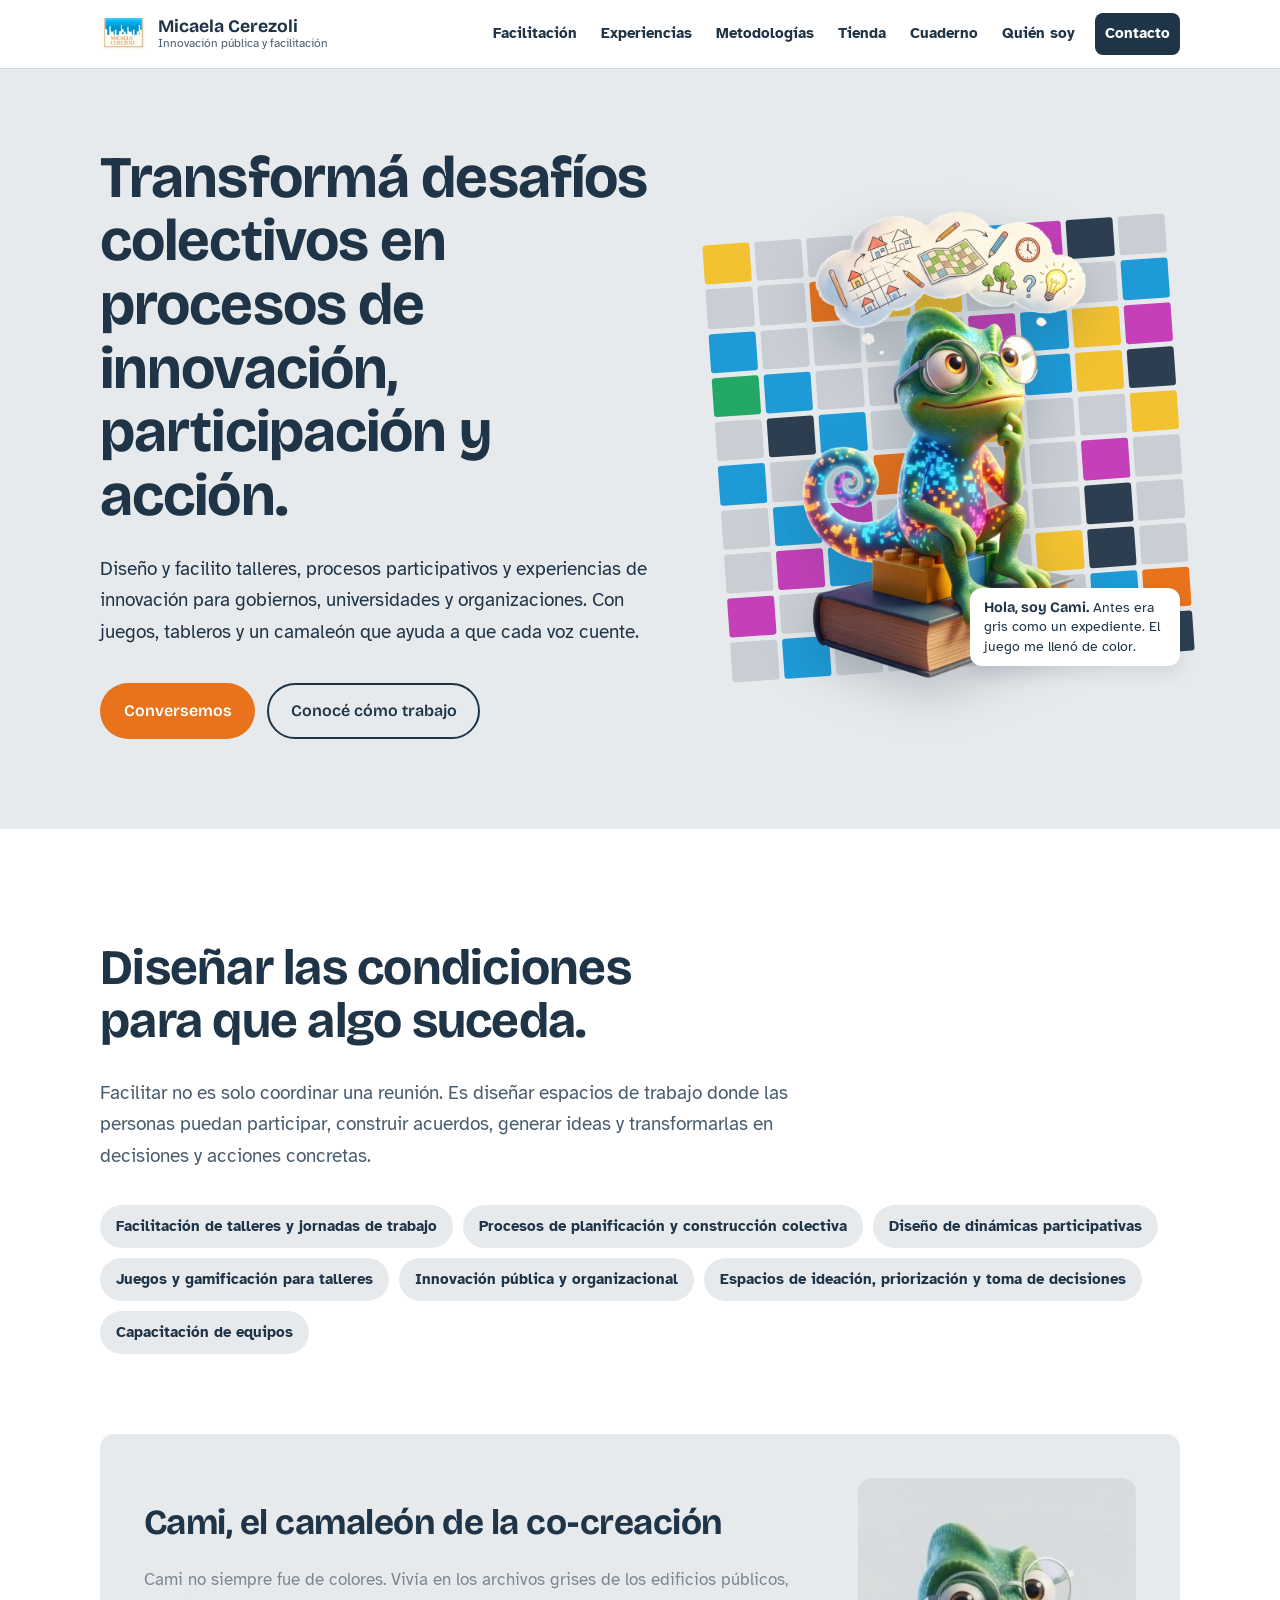
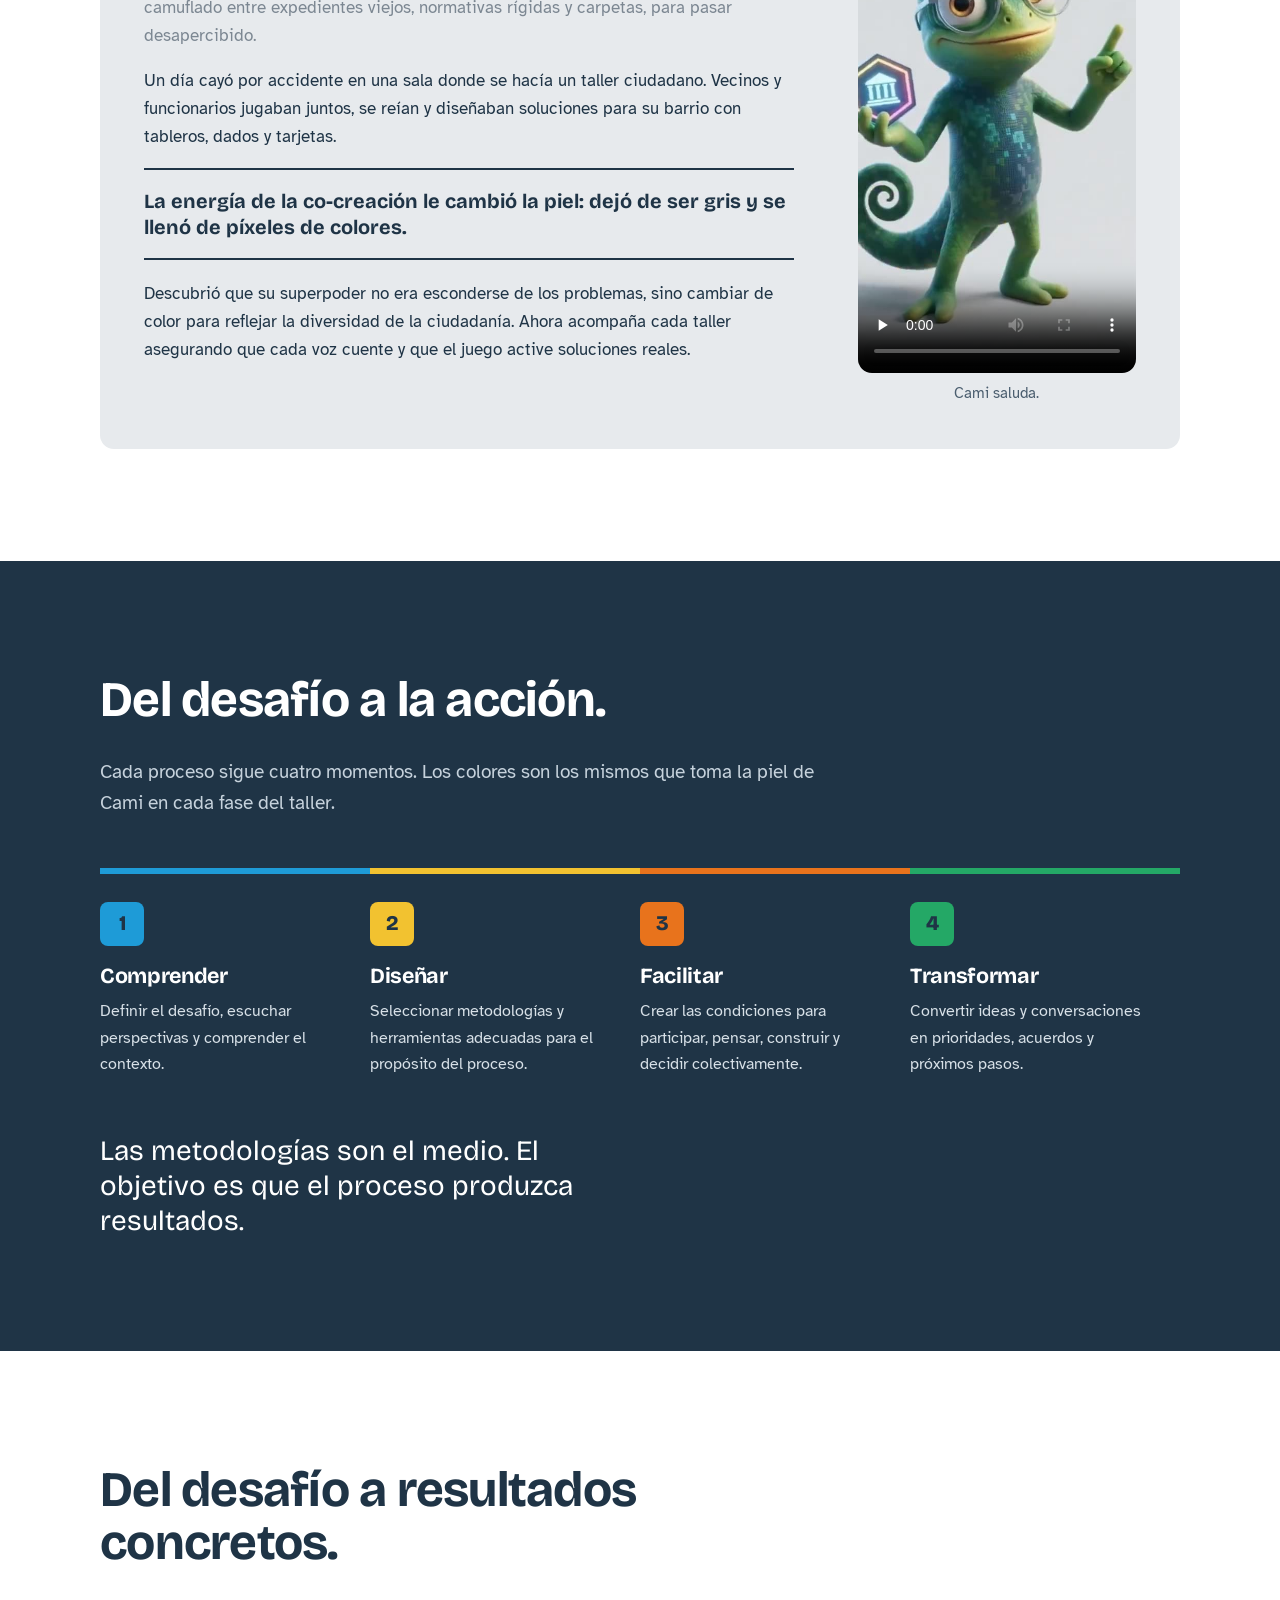
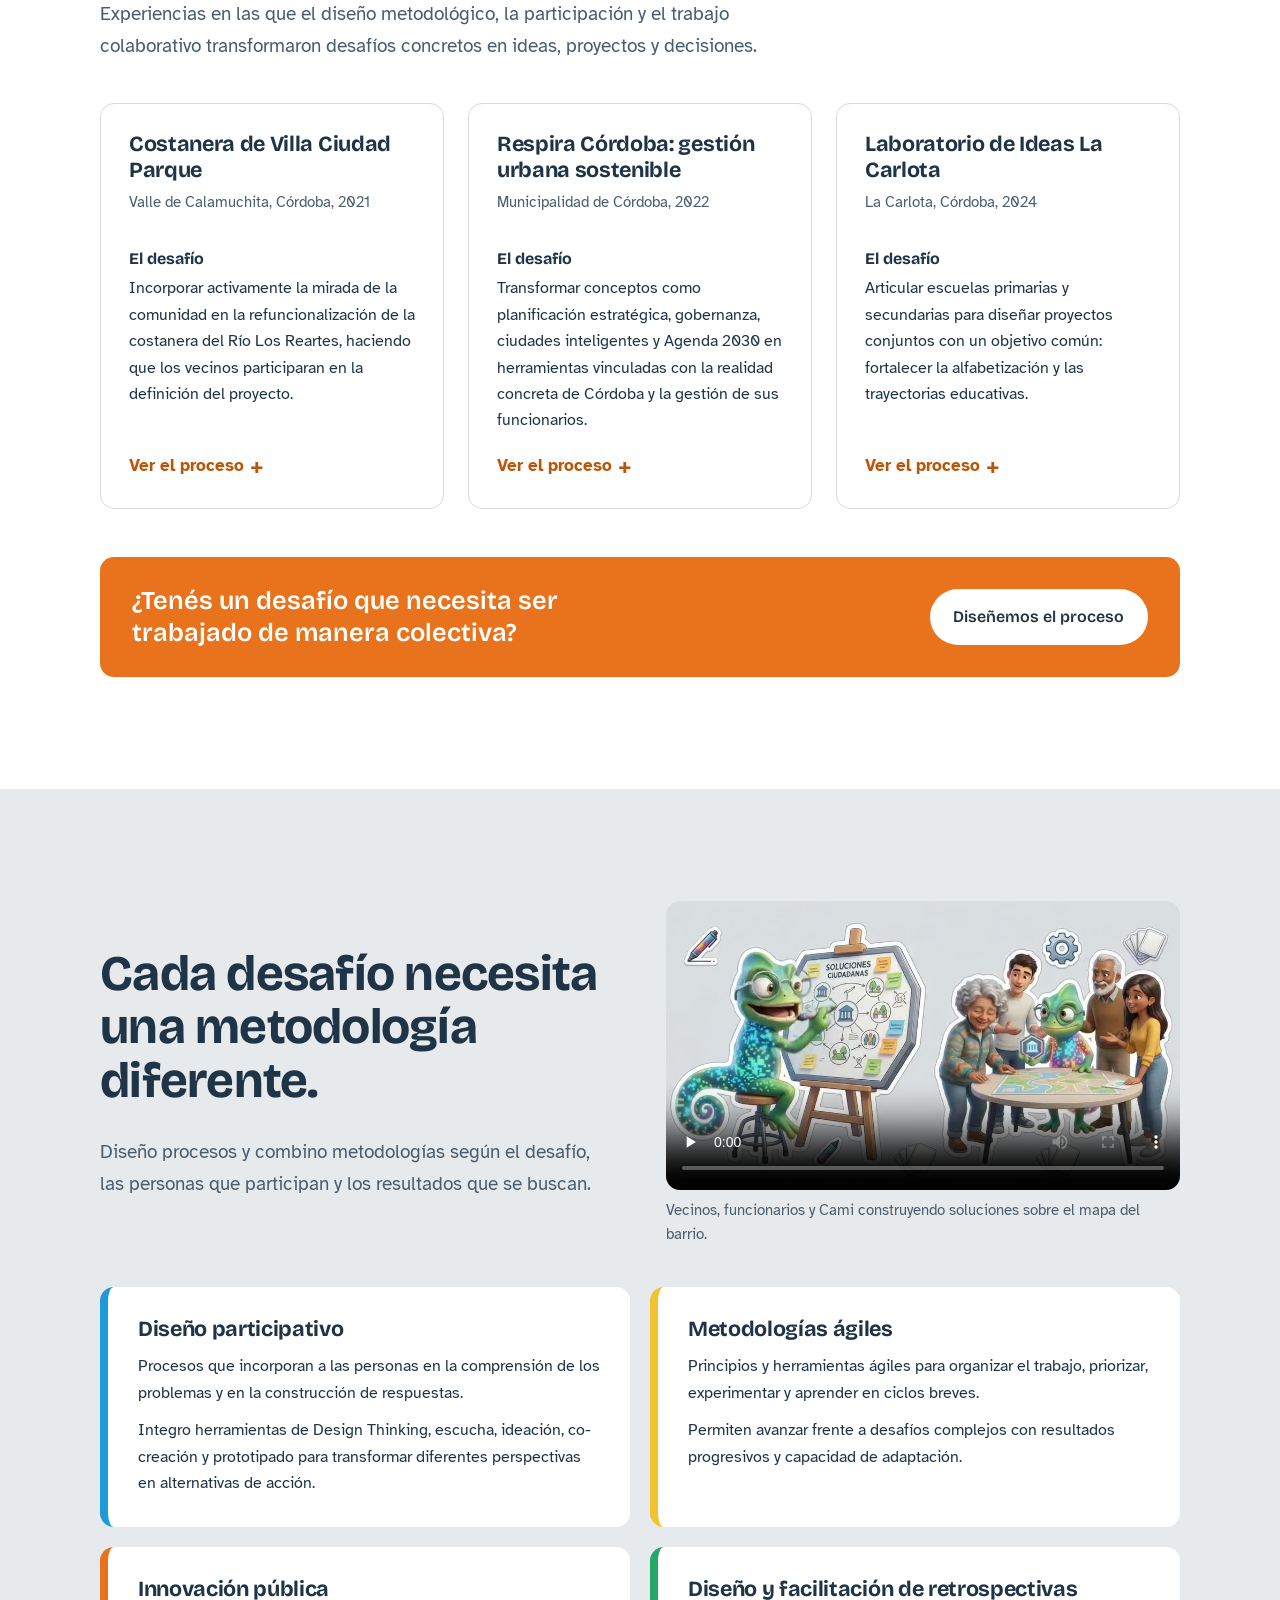
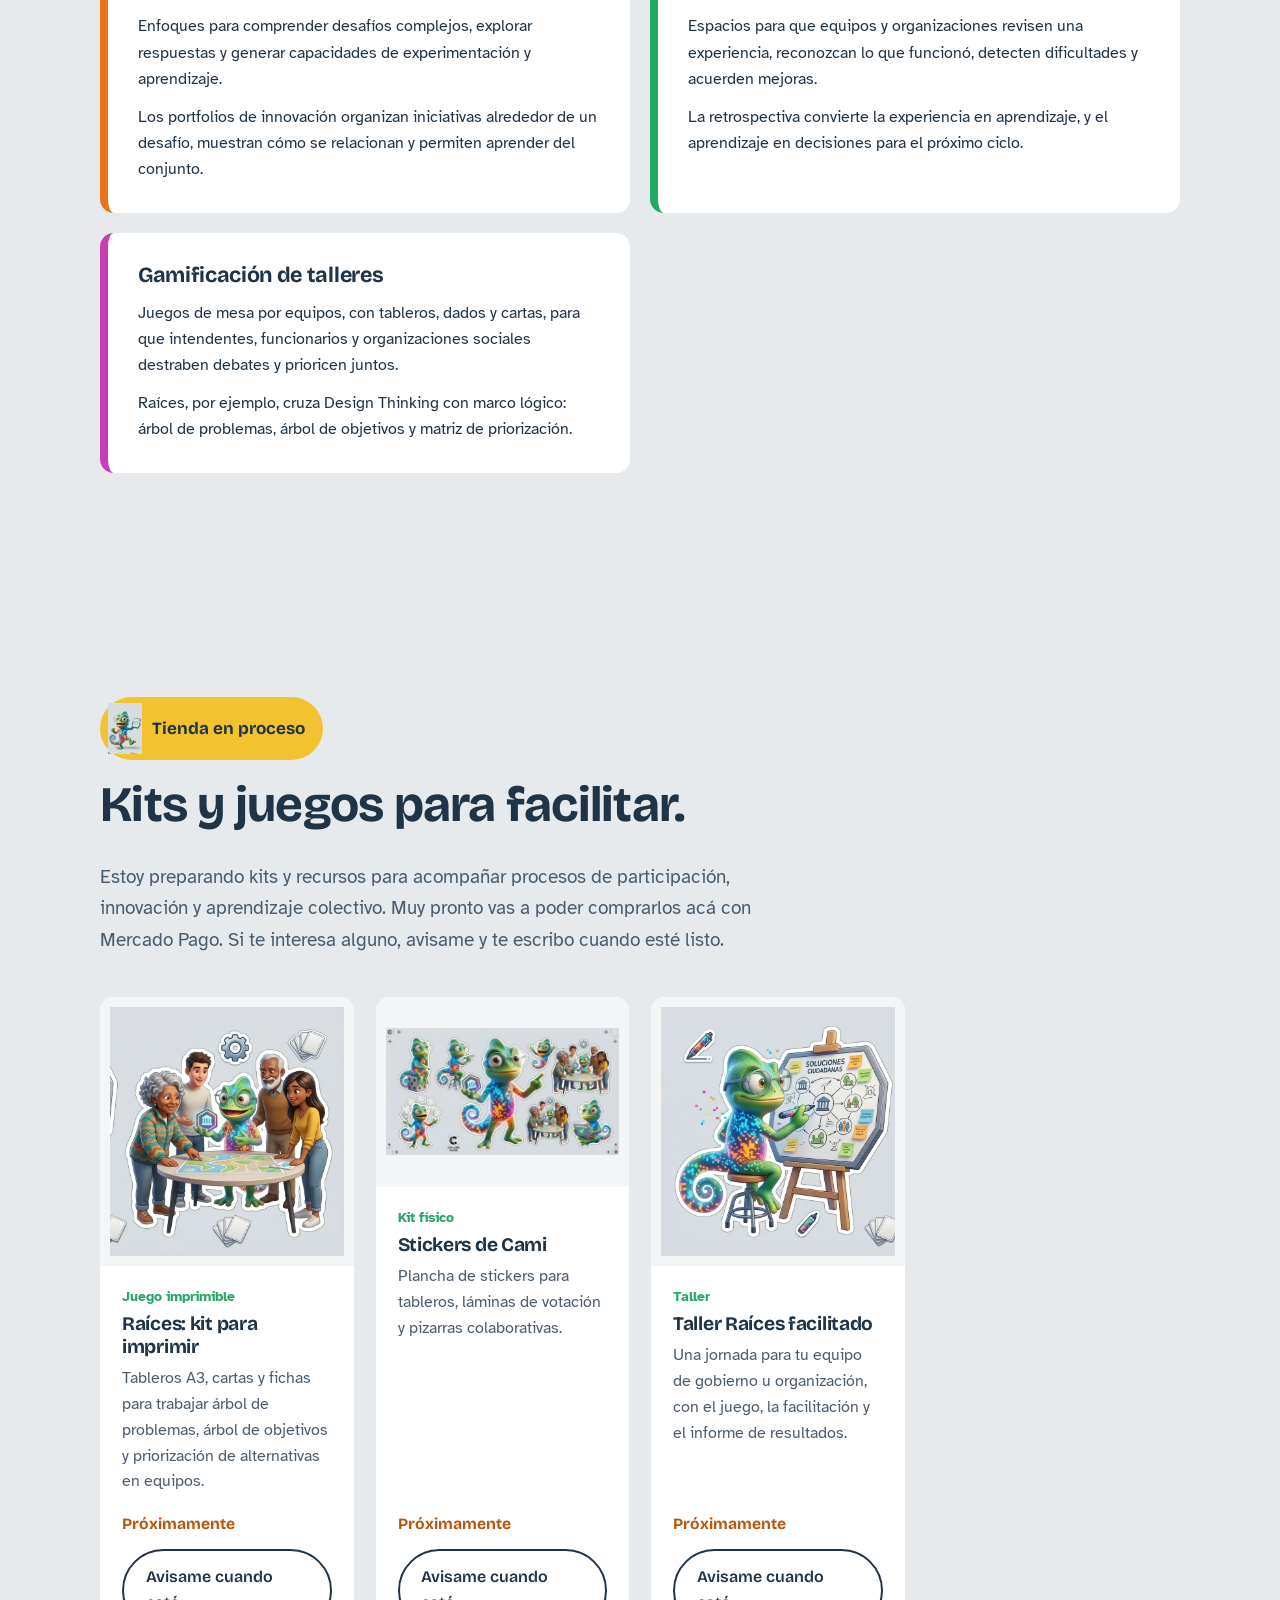
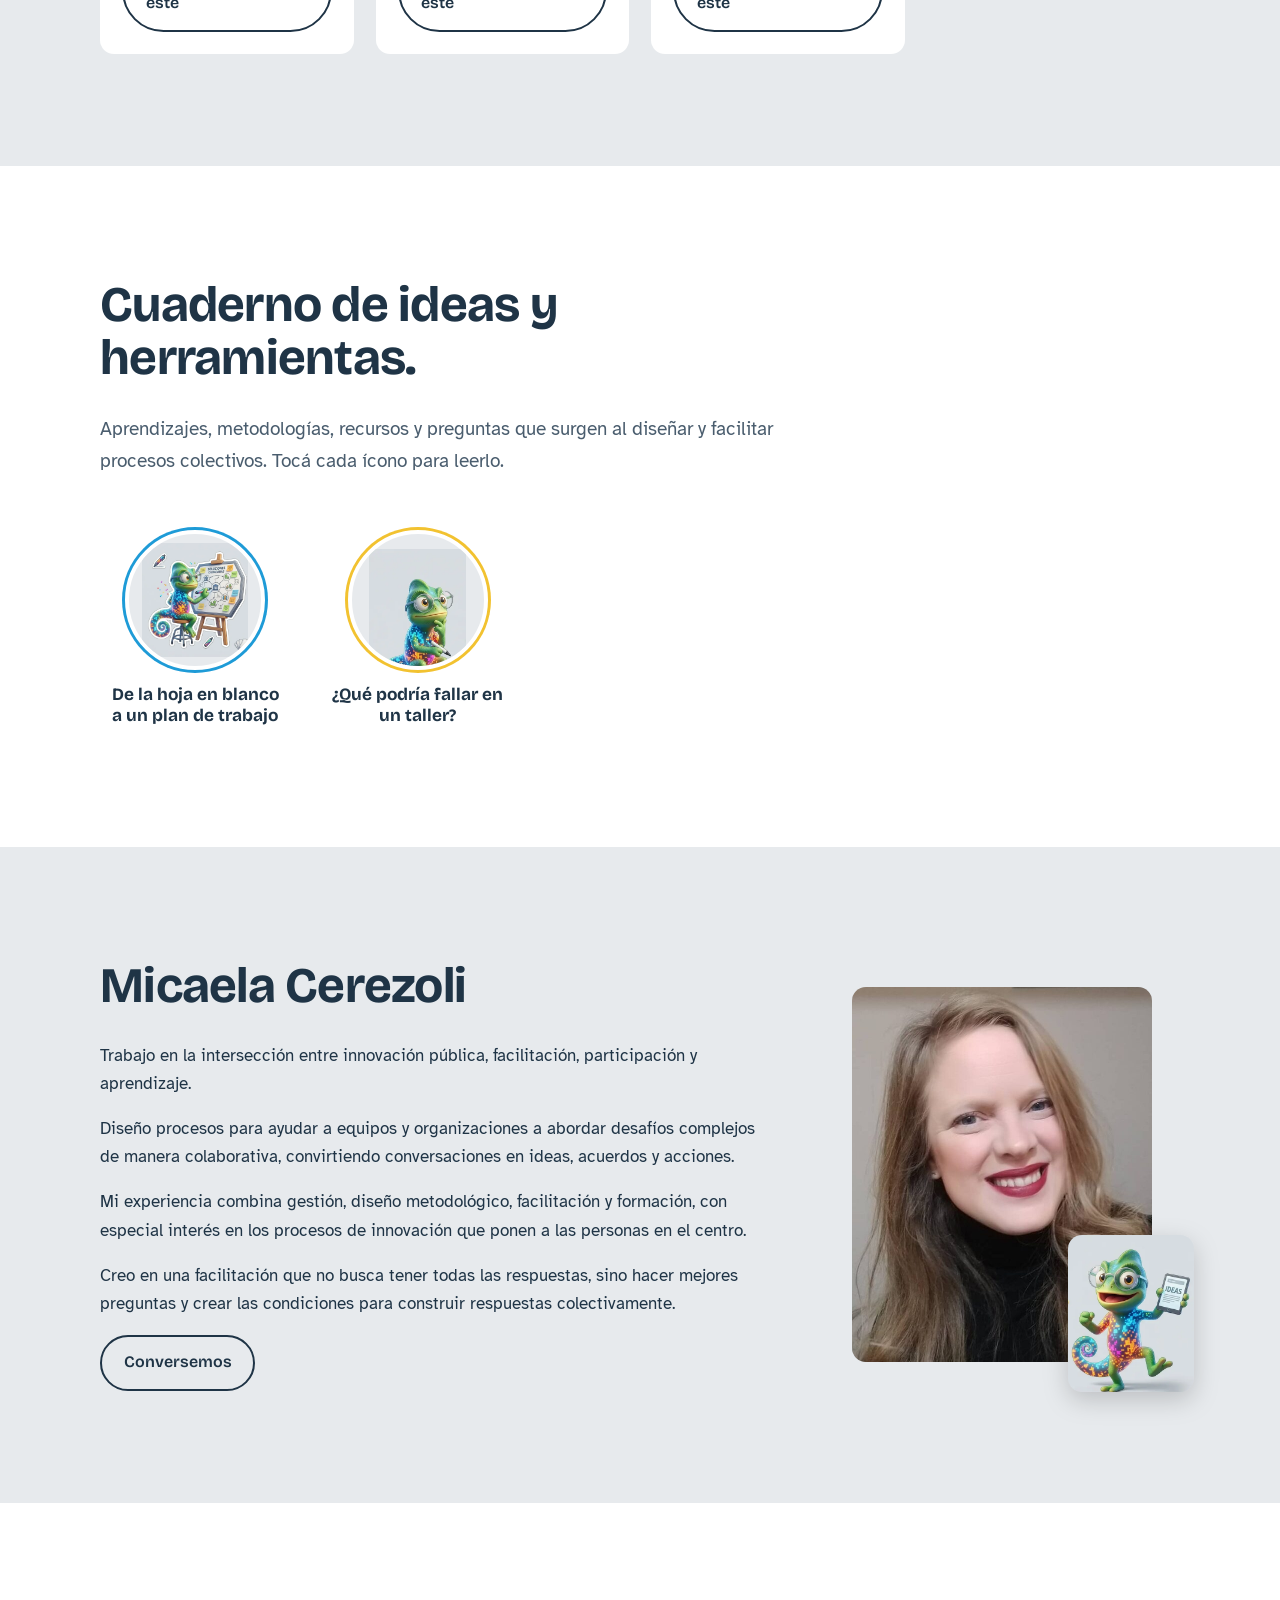
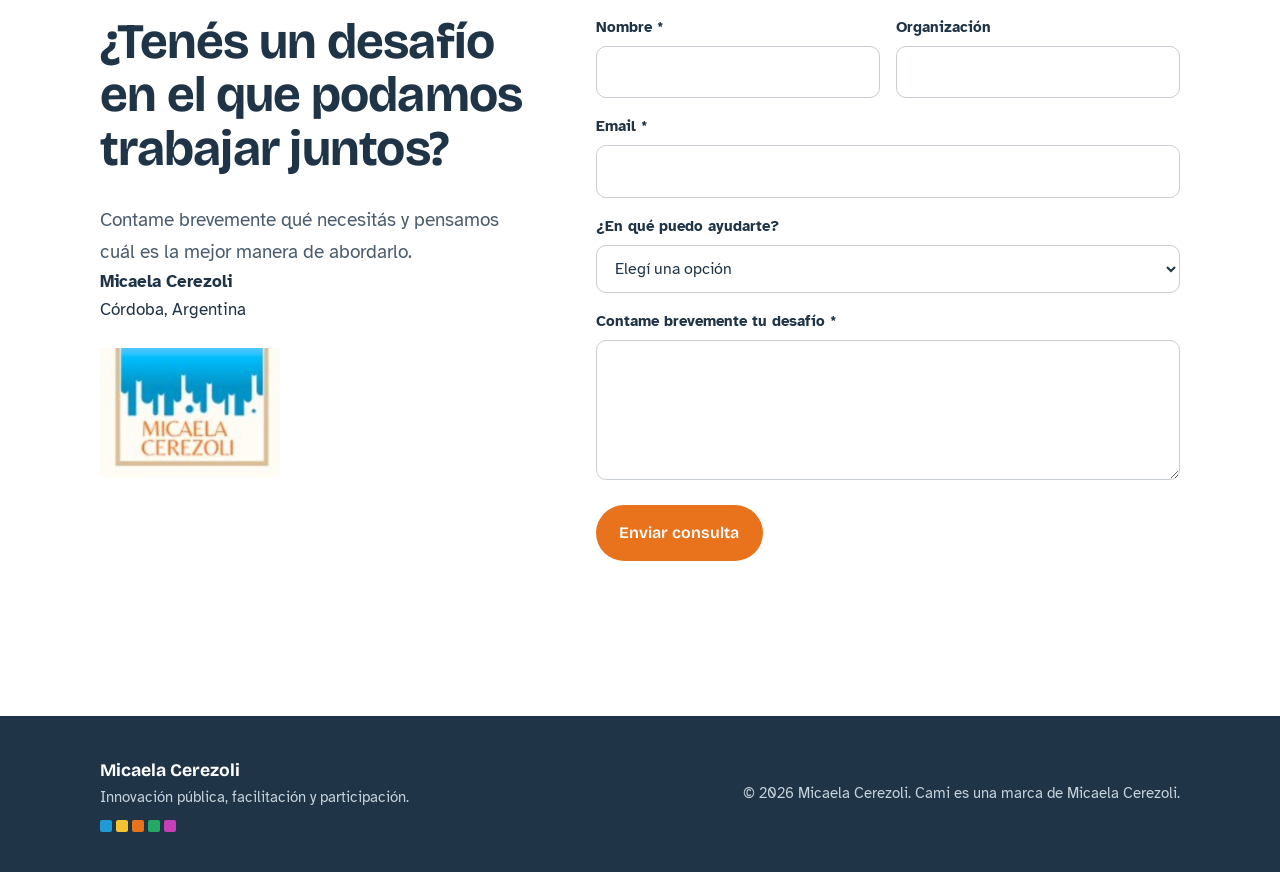
<file: index.html>
<!DOCTYPE html>
<html lang="es-AR">
<head>
<meta charset="UTF-8">
<meta name="viewport" content="width=device-width, initial-scale=1">
<title>Micaela Cerezoli | Innovación Pública y Facilitación</title>
<meta name="description" content="Micaela Cerezoli diseña y facilita talleres, procesos participativos y juegos de innovación pública para gobiernos, universidades y organizaciones. Córdoba, Argentina.">
<meta name="author" content="Micaela Cerezoli">
<meta name="theme-color" content="#1F3446">
<link rel="canonical" href="https://micaelacerezoli.github.io/">

<!-- Vista previa al compartir en redes y WhatsApp -->
<meta property="og:type" content="website">
<meta property="og:locale" content="es_AR">
<meta property="og:site_name" content="Micaela Cerezoli">
<meta property="og:title" content="Micaela Cerezoli | Innovación Pública y Facilitación">
<meta property="og:description" content="Talleres, procesos participativos y juegos para innovar en lo público. Conocé a Cami, el camaleón de la co-creación.">
<meta property="og:url" content="https://micaelacerezoli.github.io/">
<meta property="og:image" content="https://micaelacerezoli.github.io/img/og-cami.jpg">
<meta property="og:image:width" content="1200">
<meta property="og:image:height" content="630">
<meta name="twitter:card" content="summary_large_image">

<link rel="icon" type="image/png" href="img/favicon.png">
<link rel="apple-touch-icon" href="img/apple-touch-icon.png">

<link rel="preconnect" href="https://fonts.googleapis.com">
<link rel="preconnect" href="https://fonts.gstatic.com" crossorigin>
<link href="https://fonts.googleapis.com/css2?family=Atkinson+Hyperlegible:ital,wght@0,400;0,700;1,400&family=Bricolage+Grotesque:opsz,wght@12..96,500;12..96,600;12..96,700;12..96,800&display=swap" rel="stylesheet">
<link rel="stylesheet" href="css/styles.css">

<!-- Datos para Google -->
<script type="application/ld+json">
{
  "@context":"https://schema.org",
  "@type":"ProfessionalService",
  "name":"Micaela Cerezoli · Innovación Pública y Facilitación",
  "url":"https://micaelacerezoli.github.io/",
  "image":"https://micaelacerezoli.github.io/img/og-cami.jpg",
  "logo":"https://micaelacerezoli.github.io/img/logo-micaela-cerezoli.jpg",
  "description":"Diseño y facilitación de talleres, procesos participativos, juegos y kits de innovación pública para gobiernos, universidades y organizaciones.",
  "areaServed":"Argentina",
  "address":{"@type":"PostalAddress","addressLocality":"Córdoba","addressCountry":"AR"},
  "founder":{"@type":"Person","name":"Micaela Cerezoli","jobTitle":"Facilitadora en innovación pública"},
  "knowsAbout":["Innovación pública","Facilitación de talleres","Participación ciudadana","Design Thinking","Metodologías ágiles","Gamificación"]
}
</script>
</head>

<body>
<a class="skip" href="#principal">Saltar al contenido</a>

<header class="header">
  <div class="wrap nav">
    <a class="marca" href="#inicio">
      <img src="img/logo-micaela-cerezoli.jpg" alt="" width="46" height="46">
      <span>Micaela Cerezoli<small>Innovación pública y facilitación</small></span>
    </a>
    <button class="menu-btn" aria-expanded="false" aria-controls="menu">Menú</button>
    <nav aria-label="Principal">
      <ul class="menu" id="menu">
        <li><a href="#facilitacion">Facilitación</a></li>
        <li><a href="#experiencias">Experiencias</a></li>
        <li><a href="#metodologias">Metodologías</a></li>
        <li><a href="#tienda">Tienda</a></li>
        <li><a href="#cuaderno">Cuaderno</a></li>
        <li><a href="#quien-soy">Quién soy</a></li>
        <li><a class="menu-cta" href="#contacto">Contacto</a></li>
      </ul>
    </nav>
  </div>
</header>

<main id="principal">

<!-- ================= PORTADA ================= -->
<section id="inicio" class="hero">
  <div class="wrap hero-grid">
    <div>
      <h1>Transformá desafíos colectivos en procesos de innovación, participación y acción.</h1>
      <p class="lead">Diseño y facilito talleres, procesos participativos y experiencias de innovación para gobiernos, universidades y organizaciones. Con juegos, tableros y un camaleón que ayuda a que cada voz cuente.</p>
      <div class="hero-acciones">
        <a class="btn btn-naranja" href="#contacto">Conversemos</a>
        <a class="btn btn-linea" href="#facilitacion">Conocé cómo trabajo</a>
      </div>
    </div>
    <div class="hero-visual">
      <div class="pixeles" aria-hidden="true"></div>
      <img src="img/cami-pensando.webp" width="900" height="1205" alt="Cami, un camaleón verde con lentes redondos y piel de píxeles de colores, sentado sobre un libro pensando ideas para el barrio" fetchpriority="high">
      <p class="hero-nota"><strong>Hola, soy Cami.</strong> Antes era gris como un expediente. El juego me llenó de color.</p>
    </div>
  </div>
</section>

<!-- ================= FACILITACIÓN ================= -->
<section id="facilitacion">
  <div class="wrap">
    <h2>Diseñar las condiciones para que algo suceda.</h2>
    <p class="lead">Facilitar no es solo coordinar una reunión. Es diseñar espacios de trabajo donde las personas puedan participar, construir acuerdos, generar ideas y transformarlas en decisiones y acciones concretas.</p>
    <ul class="servicios">
      <li>Facilitación de talleres y jornadas de trabajo</li>
      <li>Procesos de planificación y construcción colectiva</li>
      <li>Diseño de dinámicas participativas</li>
      <li>Juegos y gamificación para talleres</li>
      <li>Innovación pública y organizacional</li>
      <li>Espacios de ideación, priorización y toma de decisiones</li>
      <li>Capacitación de equipos</li>
    </ul>

    <div id="cami" class="cami-bloque">
      <div class="historia">
        <h3>Cami, el camaleón de la co-creación</h3>
        <p class="gris">Cami no siempre fue de colores. Vivía en los archivos grises de los edificios públicos, camuflado entre expedientes viejos, normativas rígidas y carpetas, para pasar desapercibido.</p>
        <p>Un día cayó por accidente en una sala donde se hacía un taller ciudadano. Vecinos y funcionarios jugaban juntos, se reían y diseñaban soluciones para su barrio con tableros, dados y tarjetas.</p>
        <p class="cambio">La energía de la co-creación le cambió la piel: dejó de ser gris y se llenó de píxeles de colores.</p>
        <p>Descubrió que su superpoder no era esconderse de los problemas, sino cambiar de color para reflejar la diversidad de la ciudadanía. Ahora acompaña cada taller asegurando que cada voz cuente y que el juego active soluciones reales.</p>
      </div>
      <figure class="cami-saluda">
        <video src="video/cami-saluda.mp4" poster="video/cami-saluda-poster.jpg" controls playsinline preload="none" width="540" height="960" aria-label="Video: Cami saluda"></video>
        <figcaption>Cami saluda.</figcaption>
      </figure>
    </div>
  </div>
</section>

<!-- ================= RECORRIDO ================= -->
<section class="recorrido" aria-labelledby="t-recorrido">
  <div class="wrap">
    <h2 id="t-recorrido">Del desafío a la acción.</h2>
    <p class="lead">Cada proceso sigue cuatro momentos. Los colores son los mismos que toma la piel de Cami en cada fase del taller.</p>
    <ol class="pasos">
      <li class="paso" style="--c:var(--cielo)"><h3>Comprender</h3><p>Definir el desafío, escuchar perspectivas y comprender el contexto.</p></li>
      <li class="paso" style="--c:var(--amarillo)"><h3>Diseñar</h3><p>Seleccionar metodologías y herramientas adecuadas para el propósito del proceso.</p></li>
      <li class="paso" style="--c:var(--naranja)"><h3>Facilitar</h3><p>Crear las condiciones para participar, pensar, construir y decidir colectivamente.</p></li>
      <li class="paso" style="--c:var(--verde)"><h3>Transformar</h3><p>Convertir ideas y conversaciones en prioridades, acuerdos y próximos pasos.</p></li>
    </ol>
    <p class="cierre">Las metodologías son el medio. El objetivo es que el proceso produzca resultados.</p>
  </div>
</section>

<!-- ================= EXPERIENCIAS ================= -->
<section id="experiencias">
  <div class="wrap">
    <h2>Del desafío a resultados concretos.</h2>
    <p class="lead">Experiencias en las que el diseño metodológico, la participación y el trabajo colaborativo transformaron desafíos concretos en ideas, proyectos y decisiones.</p>

    <div class="casos">
      <article class="caso">
        <h3>Costanera de Villa Ciudad Parque</h3>
        <p class="lugar">Valle de Calamuchita, Córdoba, 2021</p>
        <h4>El desafío</h4>
        <p>Incorporar activamente la mirada de la comunidad en la refuncionalización de la costanera del Río Los Reartes, haciendo que los vecinos participaran en la definición del proyecto.</p>
        <details>
          <summary>Ver el proceso</summary>
          <p>Junto a la Arq. Vanesa Soledad Santoro y la Mgter. Natalia Sánchez desarrollamos los estudios del proyecto y diseñamos dos encuentros participativos, complementados con un webinar sobre Agenda 2030 y ODS desde una mirada local. Participaron 20 personas, entre vecinos de distintos rubros y funcionarios.</p>
          <ol>
            <li><strong>Identidad del lugar</strong>Con nubes de palabras en Slido se recuperaron las ideas que los vecinos asociaban con el lugar: naturaleza, paz, tranquilidad, comunidad y gestión participativa.</li>
            <li><strong>Juego de roles</strong>En Jamboard, los participantes diseñaron recorridos ideales para distintos perfiles de visitantes, y emergieron puntos icónicos y necesidades de accesibilidad, turismo y uso del espacio público.</li>
            <li><strong>Conceptos clave</strong>Se trabajaron sustentabilidad y costanera desde la perspectiva de la comunidad, recuperando el cuidado del ambiente y la relación con el río.</li>
          </ol>
          <h4>El resultado</h4>
          <p>Insumos para el nombre, el isologo y la narrativa del proyecto, integrados a los estudios de perfil, prefactibilidad y factibilidad. El proyecto fue aceptado por el programa Municipios Turísticos Sostenibles del Ministerio de Turismo de la Nación y obtuvo financiamiento para la obra.</p>
        </details>
      </article>

      <article class="caso">
        <h3>Respira Córdoba: gestión urbana sostenible</h3>
        <p class="lugar">Municipalidad de Córdoba, 2022</p>
        <h4>El desafío</h4>
        <p>Transformar conceptos como planificación estratégica, gobernanza, ciudades inteligentes y Agenda 2030 en herramientas vinculadas con la realidad concreta de Córdoba y la gestión de sus funcionarios.</p>
        <details>
          <summary>Ver el proceso</summary>
          <p>Diseñé el taller “Gestión urbana sostenible: las ciudades y los nuevos desafíos”, combinando experiencia, contenido conceptual y análisis de casos.</p>
          <ol>
            <li><strong>Empezar por la experiencia</strong>Recorrido virtual por Barcelona, en auto y a pie, de día y de noche, para abrir preguntas sobre movilidad y espacio urbano.</li>
            <li><strong>Llevarlo a Córdoba</strong>A partir de la “ciudad de los 15 minutos”, el grupo identificó desafíos y posibles barrios para proyectos piloto.</li>
            <li><strong>Herramientas para gestionar</strong>Planificación estratégica urbana, objetivos, responsables, recursos, financiamiento, matriz de actores, participación ciudadana y gobierno abierto.</li>
            <li><strong>Aprender de otras ciudades</strong>Bilbao–Bizkaia, Vitoria-Gasteiz, Barrio 31 de Buenos Aires y Aspern, en Viena.</li>
            <li><strong>Cierre con evaluación</strong>Un cuestionario sobre el caso de Aspern para aplicar lo trabajado.</li>
          </ol>
          <h4>El resultado</h4>
          <p>Los participantes construyeron una mirada sobre su propia ciudad, identificaron barrios candidatos para proyectos piloto y se llevaron herramientas aplicables a sus áreas de gestión.</p>
        </details>
      </article>

      <article class="caso">
        <h3>Laboratorio de Ideas La Carlota</h3>
        <p class="lugar">La Carlota, Córdoba, 2024</p>
        <h4>El desafío</h4>
        <p>Articular escuelas primarias y secundarias para diseñar proyectos conjuntos con un objetivo común: fortalecer la alfabetización y las trayectorias educativas.</p>
        <details>
          <summary>Ver el proceso</summary>
          <p>Un Laboratorio de Ideas creativo, experimental y colaborativo, con duplas de una escuela primaria y una secundaria.</p>
          <ol>
            <li><strong>Inspiración y creatividad</strong>Cada dupla propuso temáticas de interés común, posibles de implementar sin grandes costos.</li>
            <li><strong>Plantear y definir</strong>Objetivo compartido: reforzar oralidad, lectura y escritura, y la colaboración entre niveles.</li>
            <li><strong>Crear con tiempos acotados</strong>Una planilla de ideación para definir problemática, protagonistas, alianzas e idea del proyecto.</li>
            <li><strong>Ideas para inspirar</strong>Talleres de cuentos, bitácoras compartidas, ferias, podcast, entrevistas y juegos de rol.</li>
            <li><strong>Analizar y evaluar</strong>Temporalidad, cursos protagonistas, formato de presentación e indicadores de impacto.</li>
            <li><strong>Te escuchamos</strong>Presentación de proyectos y construcción de acuerdos a futuro.</li>
          </ol>
          <h4>El resultado</h4>
          <p>Cada dupla terminó con un proyecto propio y un sistema de evaluación compartido. Las instituciones se comprometieron a desarrollar acciones conjuntas durante el ciclo 2024/25.</p>
        </details>
      </article>
    </div>

    <div class="llamado">
      <p>¿Tenés un desafío que necesita ser trabajado de manera colectiva?</p>
      <a class="btn" href="#contacto">Diseñemos el proceso</a>
    </div>
  </div>
</section>

<!-- ================= METODOLOGÍAS ================= -->
<section id="metodologias" class="metodologias">
  <div class="wrap">
    <div class="met-intro">
      <div>
        <h2>Cada desafío necesita una metodología diferente.</h2>
        <p class="lead">Diseño procesos y combino metodologías según el desafío, las personas que participan y los resultados que se buscan.</p>
      </div>
      <figure class="met-video">
        <video src="video/taller.mp4" poster="video/taller-poster.jpg" controls playsinline preload="none" width="960" height="540" aria-label="Video: Cami y vecinos construyen soluciones alrededor de un mapa"></video>
        <figcaption>Vecinos, funcionarios y Cami construyendo soluciones sobre el mapa del barrio.</figcaption>
      </figure>
    </div>
    <div class="modelos">
      <article class="modelo" style="--c:var(--cielo)">
        <h3>Diseño participativo</h3>
        <p>Procesos que incorporan a las personas en la comprensión de los problemas y en la construcción de respuestas.</p>
        <p>Integro herramientas de Design Thinking, escucha, ideación, co-creación y prototipado para transformar diferentes perspectivas en alternativas de acción.</p>
      </article>
      <article class="modelo" style="--c:var(--amarillo)">
        <h3>Metodologías ágiles</h3>
        <p>Principios y herramientas ágiles para organizar el trabajo, priorizar, experimentar y aprender en ciclos breves.</p>
        <p>Permiten avanzar frente a desafíos complejos con resultados progresivos y capacidad de adaptación.</p>
      </article>
      <article class="modelo" style="--c:var(--naranja)">
        <h3>Innovación pública</h3>
        <p>Enfoques para comprender desafíos complejos, explorar respuestas y generar capacidades de experimentación y aprendizaje.</p>
        <p>Los portfolios de innovación organizan iniciativas alrededor de un desafío, muestran cómo se relacionan y permiten aprender del conjunto.</p>
      </article>
      <article class="modelo" style="--c:var(--verde)">
        <h3>Diseño y facilitación de retrospectivas</h3>
        <p>Espacios para que equipos y organizaciones revisen una experiencia, reconozcan lo que funcionó, detecten dificultades y acuerden mejoras.</p>
        <p>La retrospectiva convierte la experiencia en aprendizaje, y el aprendizaje en decisiones para el próximo ciclo.</p>
      </article>
      <article class="modelo" style="--c:var(--magenta)">
        <h3>Gamificación de talleres</h3>
        <p>Juegos de mesa por equipos, con tableros, dados y cartas, para que intendentes, funcionarios y organizaciones sociales destraben debates y prioricen juntos.</p>
        <p>Raíces, por ejemplo, cruza Design Thinking con marco lógico: árbol de problemas, árbol de objetivos y matriz de priorización.</p>
      </article>
    </div>
  </div>
</section>

<!-- ================= TIENDA ================= -->
<section id="tienda" class="tienda">
  <div class="wrap">
    <div id="avisoPago" class="aviso-pago" role="status" hidden></div>
    <p class="en-proceso"><img src="img/cami-ideas.webp" alt="" width="48" height="73">Tienda en proceso</p>
    <h2>Kits y juegos para facilitar.</h2>
    <p class="lead">Estoy preparando kits y recursos para acompañar procesos de participación, innovación y aprendizaje colectivo. Muy pronto vas a poder comprarlos acá con Mercado Pago. Si te interesa alguno, avisame y te escribo cuando esté listo.</p>

    <div id="productos" class="productos">
      <!-- Estos productos se ven aunque la planilla no responda. Se reemplazan con los de la hoja "Productos". -->
      <article class="producto">
        <div class="producto-img"><img src="img/cami-mesa.webp" alt="" loading="lazy"></div>
        <div class="producto-cuerpo">
          <span class="tipo">Juego imprimible</span>
          <h3>Raíces: kit para imprimir</h3>
          <p>Tableros A3, cartas y fichas para trabajar árbol de problemas, árbol de objetivos y priorización de alternativas en equipos.</p>
          <p class="proximo">Próximamente</p>
          <a class="btn btn-linea" href="#contacto" data-consulta="Raíces: kit para imprimir">Avisame cuando esté</a>
        </div>
      </article>
      <article class="producto">
        <div class="producto-img"><img src="img/cami-stickers.webp" alt="" loading="lazy"></div>
        <div class="producto-cuerpo">
          <span class="tipo">Kit físico</span>
          <h3>Stickers de Cami</h3>
          <p>Plancha de stickers para tableros, láminas de votación y pizarras colaborativas.</p>
          <p class="proximo">Próximamente</p>
          <a class="btn btn-linea" href="#contacto" data-consulta="Stickers de Cami">Avisame cuando esté</a>
        </div>
      </article>
      <article class="producto">
        <div class="producto-img"><img src="img/cami-pizarra.webp" alt="" loading="lazy"></div>
        <div class="producto-cuerpo">
          <span class="tipo">Taller</span>
          <h3>Taller Raíces facilitado</h3>
          <p>Una jornada para tu equipo de gobierno u organización, con el juego, la facilitación y el informe de resultados.</p>
          <p class="proximo">Próximamente</p>
          <a class="btn btn-linea" href="#contacto" data-consulta="Taller Raíces facilitado">Avisame cuando esté</a>
        </div>
      </article>
    </div>
    
  </div>
</section>

<!-- ================= CUADERNO ================= -->
<section id="cuaderno" class="cuaderno">
  <div class="wrap">
    <h2>Cuaderno de ideas y herramientas.</h2>
    <p class="lead">Aprendizajes, metodologías, recursos y preguntas que surgen al diseñar y facilitar procesos colectivos. Tocá cada ícono para leerlo.</p>
    <ul id="articulos" class="iconos" aria-live="polite">
      <!-- Artículos del Cuaderno (hoja "Cuaderno"). Si el Apps Script responde, se actualizan solos. -->
      <li><button type="button" class="icono" data-cat="Facilitación" data-titulo="De la hoja en blanco a un plan de trabajo" data-resumen="Cómo priorizar desafíos, ordenar información y construir una meta compartida con un intendente y su gabinete." data-meta="20/09/2026, 7 min de lectura" data-url="https://docs.google.com/document/d/1hy3_Q8zjy4OSh5SGz0XlBXX4oTE1IMIJVTTlCsbAuBI/edit?usp=sharing"><span class="icono-img"><img src="img/cami-pizarra.webp" alt="" loading="lazy"></span><span class="icono-txt">De la hoja en blanco a un plan de trabajo</span></button></li>
      <li><button type="button" class="icono" data-cat="Facilitación" data-titulo="¿Qué podría fallar en un taller?" data-resumen="Señales de alerta, errores frecuentes y ¿cómo prevenirlos antes de que ocurran?" data-meta="26/09/2026, 7 min de lectura" data-url="https://docs.google.com/document/d/14eLwEGslohzscatY15D3gmlhGjSHNA9weX_Yn5m6ds4/edit?usp=sharing"><span class="icono-img"><img src="img/cami-dado.webp" alt="" loading="lazy"></span><span class="icono-txt">¿Qué podría fallar en un taller?</span></button></li>
    </ul>
  </div>
  <dialog id="lectura" class="lectura" aria-labelledby="lecturaTitulo">
    <div class="lectura-cabeza">
      <img id="lecturaImg" src="img/cami-dado.webp" alt="" width="80" height="100">
      <div><span id="lecturaCat" class="cat"></span><h3 id="lecturaTitulo"></h3></div>
    </div>
    <p id="lecturaTexto"></p>
    <p id="lecturaMeta" class="meta"></p>
    <div class="lectura-acciones">
      <a id="lecturaLink" class="btn btn-naranja" href="#" target="_blank" rel="noopener" hidden>Leer artículo completo</a>
      <button type="button" class="btn btn-linea" data-cerrar>Cerrar</button>
    </div>
  </dialog>
</section>


<!-- ================= QUIÉN SOY ================= -->
<section id="quien-soy" class="quien">
  <div class="wrap quien-grid">
    <div class="quien-texto">
      <h2>Micaela Cerezoli</h2>
      <p>Trabajo en la intersección entre innovación pública, facilitación, participación y aprendizaje.</p>
      <p>Diseño procesos para ayudar a equipos y organizaciones a abordar desafíos complejos de manera colaborativa, convirtiendo conversaciones en ideas, acuerdos y acciones.</p>
      <p>Mi experiencia combina gestión, diseño metodológico, facilitación y formación, con especial interés en los procesos de innovación que ponen a las personas en el centro.</p>
      <p>Creo en una facilitación que no busca tener todas las respuestas, sino hacer mejores preguntas y crear las condiciones para construir respuestas colectivamente.</p>
      <div class="quien-acciones">
        <a id="btnCV" class="btn btn-naranja" href="#" target="_blank" rel="noopener" hidden>Descargar mi CV</a>
        <a class="btn btn-linea" href="#contacto">Conversemos</a>
      </div>
    </div>
    <div class="foto">
      <img src="img/micaela-cerezoli.jpg" alt="Micaela Cerezoli" width="600" height="750" loading="lazy"
           onerror="if(!this.dataset.paso){this.dataset.paso=1;this.src='https://drive.google.com/thumbnail?id=1bjrw1xNDWXaPjCT84EDh6EixCS3yE1fI&amp;sz=w800'}else{this.onerror=null;this.src='img/cami-senala.webp';this.style.objectFit='contain';this.nextElementSibling.hidden=true}">
      <img class="cami-mini" src="img/cami-ideas.webp" alt="" loading="lazy">
    </div>
  </div>
</section>

<!-- ================= CONTACTO ================= -->
<section id="contacto">
  <div class="wrap contacto-grid">
    <div class="contacto-texto">
      <h2>¿Tenés un desafío en el que podamos trabajar juntos?</h2>
      <p class="lead">Contame brevemente qué necesitás y pensamos cuál es la mejor manera de abordarlo.</p>
      <p><strong>Micaela Cerezoli</strong><br>Córdoba, Argentina</p>
      <img src="img/logo-micaela-cerezoli.jpg" alt="Logo de Micaela Cerezoli" loading="lazy" width="292" height="208">
    </div>
    <form id="formContacto" novalidate>
      <div class="fila2">
        <div><label for="nombre">Nombre *</label><input id="nombre" name="nombre" autocomplete="name" required></div>
        <div><label for="organizacion">Organización</label><input id="organizacion" name="organizacion" autocomplete="organization"></div>
      </div>
      <div><label for="email">Email *</label><input id="email" name="email" type="email" autocomplete="email" required></div>
      <div>
        <label for="tipo">¿En qué puedo ayudarte?</label>
        <select id="tipo" name="tipo">
          <option value="">Elegí una opción</option>
          <option>Facilitación de un taller</option>
          <option>Innovación pública</option>
          <option>Capacitación</option>
          <option>Metodología participativa / revisión de talleres</option>
          <option>Juegos y kits (tienda)</option>
        </select>
      </div>
      <div><label for="mensaje">Contame brevemente tu desafío *</label><textarea id="mensaje" name="mensaje" required></textarea></div>
      <input class="hp" type="text" name="sitio" tabindex="-1" autocomplete="off" aria-hidden="true">
      <div><button class="btn btn-naranja" type="submit">Enviar consulta</button></div>
      <p id="estado" role="status"></p>
    </form>
  </div>
</section>

</main>

<footer class="pie">
  <div class="wrap pie-grid">
    <div>
      <strong>Micaela Cerezoli</strong><br>Innovación pública, facilitación y participación.
      <div class="pie-pixeles" aria-hidden="true"><i style="--c:var(--cielo)"></i><i style="--c:var(--amarillo)"></i><i style="--c:var(--naranja)"></i><i style="--c:var(--verde)"></i><i style="--c:var(--magenta)"></i></div>
    </div>
    <div>© <span id="anio">2026</span> Micaela Cerezoli. Cami es una marca de Micaela Cerezoli.</div>
  </div>
</footer>

<script src="js/config.js"></script>
<script src="js/main.js"></script>
</body>
</html>
</file>
<file: css/styles.css>
/* =====================================================
   Micaela Cerezoli · Innovación pública y facilitación
   Paleta: identidad de Mica + colores de fase de Cami
===================================================== */

:root{
  --tinta:#1F3446;        /* azul profundo · diagnóstico (Cami) */
  --tinta-suave:#4A5D6E;
  --cielo:#1E9BD7;        /* celeste del logo */
  --naranja:#E8731C;      /* ideación (Cami) / naranja de Mica */
  --naranja-osc:#B9560C;
  --amarillo:#F2C230;     /* ideación (Cami) */
  --verde:#24A866;        /* prototipado (Cami) */
  --magenta:#C43FB8;      /* píxeles de Cami */
  --archivo:#E7EAED;      /* gris de los archivos de donde salió Cami */
  --archivo-osc:#C9CED4;
  --papel:#FFFFFF;
  --linea:#D5DADF;

  --f-display:'Bricolage Grotesque', 'Segoe UI', sans-serif;
  --f-texto:'Atkinson Hyperlegible', 'Segoe UI', sans-serif;

  --ancho:1160px;
  --gutter:clamp(16px, 4vw, 40px);
  --radio:14px;
}

*{box-sizing:border-box;margin:0;padding:0}
[hidden]{display:none!important}
html{scroll-behavior:smooth;-webkit-text-size-adjust:100%}
@media (prefers-reduced-motion:reduce){html{scroll-behavior:auto}}

body{
  font-family:var(--f-texto);
  font-size:1.0625rem;
  line-height:1.65;
  color:var(--tinta);
  background:var(--papel);
  overflow-x:hidden;
}

img,video{display:block;max-width:100%;height:auto}
a{color:inherit}
button{font:inherit}

h1,h2,h3{
  font-family:var(--f-display);
  line-height:1.08;
  letter-spacing:-0.015em;
  font-weight:700;
}
h2{font-size:clamp(2rem, 4.4vw, 3.1rem);max-width:20ch;margin-bottom:.6em}
h3{font-size:1.35rem;line-height:1.2}

p{max-width:68ch}

.wrap{width:100%;max-width:var(--ancho);margin:0 auto;padding:0 var(--gutter)}
section{padding:clamp(64px,9vw,112px) 0;scroll-margin-top:72px}

.lead{font-size:1.2rem;color:var(--tinta-suave);max-width:60ch}

:focus-visible{outline:3px solid var(--cielo);outline-offset:3px;border-radius:4px}

.skip{position:absolute;left:-999px;top:0;background:var(--tinta);color:#fff;padding:10px 16px;z-index:2000}
.skip:focus{left:8px;top:8px}

/* ---------- Botones ---------- */
.btn{
  display:inline-flex;align-items:center;gap:.5em;
  padding:.8em 1.35em;
  border-radius:999px;border:2px solid transparent;
  font-family:var(--f-display);font-weight:600;font-size:1rem;
  text-decoration:none;cursor:pointer;
  transition:background-color .2s, color .2s, border-color .2s;
}
.btn-naranja{background:var(--naranja);color:#fff}
.btn-naranja:hover{background:var(--naranja-osc)}
.btn-linea{border-color:var(--tinta);color:var(--tinta);background:transparent}
.btn-linea:hover{background:var(--tinta);color:#fff}
.btn-mp{background:#009EE3;color:#fff}
.btn-mp:hover{background:#007EB5}
.btn[disabled]{opacity:.6;cursor:progress}

/* ---------- Encabezado ---------- */
.header{
  position:sticky;top:0;z-index:1000;
  background:rgba(255,255,255,.96);
  backdrop-filter:saturate(1.4) blur(8px);
  border-bottom:1px solid var(--linea);
}
.nav{display:flex;align-items:center;justify-content:space-between;gap:24px;min-height:68px}
.marca{display:flex;align-items:center;gap:12px;text-decoration:none}
.marca img{width:46px;height:46px;object-fit:contain;border-radius:6px}
.marca span{font-family:var(--f-display);font-weight:700;font-size:1.1rem;line-height:1.1}
.marca small{display:block;font-family:var(--f-texto);font-weight:400;font-size:.78rem;color:var(--tinta-suave)}

.menu{display:flex;align-items:center;gap:4px;list-style:none}
.menu a{display:block;white-space:nowrap;padding:8px 10px;text-decoration:none;font-weight:700;font-size:.95rem;border-radius:8px}
.menu a:hover{background:var(--archivo)}
.menu .menu-cta{background:var(--tinta);color:#fff;margin-left:6px}
.menu .menu-cta:hover{background:var(--naranja)}

.menu-btn{display:none;background:none;border:2px solid var(--tinta);border-radius:8px;padding:6px 12px;font-weight:700;cursor:pointer;color:var(--tinta)}

@media (max-width:1100px){
  .menu-btn{display:block}
  .menu{
    display:none;position:absolute;left:0;right:0;top:100%;
    flex-direction:column;align-items:stretch;gap:0;
    background:#fff;border-bottom:1px solid var(--linea);padding:8px var(--gutter) 16px;
  }
  .menu.abierto{display:flex}
  .menu a{padding:12px 8px}
  .menu .menu-cta{margin:8px 0 0;text-align:center}
}

/* ---------- Portada: de gris a color ---------- */
.hero{
  position:relative;
  padding:clamp(40px,6vw,80px) 0 clamp(56px,7vw,96px);
  background:var(--archivo);
  overflow:hidden;
}
.hero-grid{display:grid;grid-template-columns:1.1fr .9fr;gap:clamp(24px,4vw,56px);align-items:center}
.hero h1{font-size:clamp(2.2rem,4.6vw,3.7rem);margin-bottom:.45em;max-width:17ch}
.hero .lead{color:var(--tinta);margin-bottom:1.8em}
.hero-acciones{display:flex;flex-wrap:wrap;gap:12px}

.hero-visual{position:relative;aspect-ratio:1/1.05;max-width:520px;width:100%;justify-self:center}
.pixeles{
  position:absolute;inset:6% 0 4% 0;
  display:grid;grid-template-columns:repeat(9,1fr);gap:5px;
  transform:rotate(-4deg);
}
.pixeles i{
  display:block;border-radius:3px;background:var(--archivo-osc);
  transition:background-color .6s ease, opacity .6s ease;
}
.hero-visual img{
  position:relative;z-index:2;width:78%;margin:0 auto;
  filter:drop-shadow(0 18px 24px rgba(31,52,70,.22));
}
.hero-nota{
  position:absolute;z-index:3;right:0;bottom:4%;
  background:#fff;border-radius:12px;padding:10px 14px;max-width:210px;
  font-size:.9rem;line-height:1.35;box-shadow:0 6px 18px rgba(31,52,70,.12);
}
.hero-nota strong{font-family:var(--f-display)}

@media (max-width:860px){
  .hero-grid{grid-template-columns:1fr}
  .hero-visual{max-width:380px}
}

/* ---------- Facilitación ---------- */
.servicios{
  display:flex;flex-wrap:wrap;gap:10px;margin-top:32px;list-style:none;
}
.servicios li{
  padding:9px 16px;border-radius:999px;background:var(--archivo);font-weight:700;font-size:.95rem;
}

/* ---------- Recorrido (secuencia real) ---------- */
.recorrido{background:var(--tinta);color:#fff}
.recorrido .lead{color:#C6D2DC}
.pasos{display:grid;grid-template-columns:repeat(4,1fr);gap:0;margin-top:48px;counter-reset:paso;list-style:none}
.paso{position:relative;padding:28px 24px 8px 0;border-top:6px solid var(--c);counter-increment:paso}
.paso::before{
  content:counter(paso);
  display:grid;place-items:center;width:44px;height:44px;margin-bottom:18px;border-radius:8px;
  background:var(--c);color:var(--tinta);font-family:var(--f-display);font-weight:800;font-size:1.3rem;
}
.paso h3{margin-bottom:.4em}
.paso p{color:#D7E0E7;font-size:1rem}
.recorrido .cierre{margin-top:48px;font-family:var(--f-display);font-size:clamp(1.3rem,2.4vw,1.75rem);max-width:30ch;line-height:1.25}
@media (max-width:860px){.pasos{grid-template-columns:1fr 1fr;row-gap:24px}}
@media (max-width:520px){.pasos{grid-template-columns:1fr}}

/* ---------- Experiencias ---------- */
.casos{display:grid;grid-template-columns:repeat(3,1fr);gap:24px;margin-top:40px}
.caso{border:1px solid var(--linea);border-radius:var(--radio);padding:28px;display:flex;flex-direction:column;background:#fff}
.caso .lugar{color:var(--tinta-suave);font-size:.95rem;margin:.4em 0 1em}
.caso h4{font-family:var(--f-display);font-size:1rem;margin:1em 0 .2em}
.caso p{font-size:1rem}
.caso details{margin-top:auto;padding-top:18px}
.caso summary{cursor:pointer;font-weight:700;color:var(--naranja-osc);list-style:none;display:inline-flex;align-items:center;gap:6px}
.caso summary::-webkit-details-marker{display:none}
.caso summary::after{content:"+";font-size:1.3em;line-height:1}
.caso details[open] summary::after{content:"−"}
.caso details[open] summary{margin-bottom:6px}
.caso ol{padding-left:1.2em;margin:.4em 0}
.caso ol li{margin:.5em 0;font-size:1rem}
.caso ol li strong{display:block;font-family:var(--f-display)}
@media (max-width:980px){.casos{grid-template-columns:1fr}}

.llamado{
  margin-top:48px;display:flex;flex-wrap:wrap;align-items:center;justify-content:space-between;gap:20px;
  padding:28px 32px;border-radius:var(--radio);background:var(--naranja);color:#fff;
}
.llamado p{font-family:var(--f-display);font-size:clamp(1.25rem,2.4vw,1.6rem);font-weight:600;line-height:1.25;max-width:32ch}
.llamado .btn{background:#fff;color:var(--tinta)}
.llamado .btn:hover{background:var(--tinta);color:#fff}

/* ---------- Metodologías ---------- */
.metodologias{background:var(--archivo)}
.modelos{display:grid;grid-template-columns:1fr 1fr;gap:20px;margin-top:40px}
.modelo{background:#fff;border-radius:var(--radio);padding:30px;border-left:8px solid var(--c)}
.modelo h3{margin-bottom:.5em}
.modelo p{font-size:1rem}
.modelo p+p{margin-top:.7em}
@media (max-width:760px){.modelos{grid-template-columns:1fr}}

/* ---------- Cami ---------- */
.cami{position:relative}
.cami-grid{display:grid;grid-template-columns:1fr 1fr;gap:clamp(28px,5vw,64px);align-items:start}
.historia p{margin-bottom:1em}
.historia .gris{color:#7C8792}
.cambio{
  font-family:var(--f-display);font-weight:700;font-size:1.25rem;line-height:1.3;
  padding:18px 0;margin:8px 0 18px;border-top:2px solid var(--tinta);border-bottom:2px solid var(--tinta);
}
.cami-video{display:grid;grid-template-columns:.8fr 1fr;gap:16px;align-items:end}
.cami-video video{width:100%;border-radius:var(--radio);background:var(--archivo)}
.cami-video figcaption{font-size:.92rem;color:var(--tinta-suave);margin-top:8px}

.fases{display:grid;grid-template-columns:repeat(3,1fr);gap:14px;margin-top:40px;list-style:none}
.fase{padding:18px 18px 16px;border-radius:12px;background:var(--c);color:var(--t,#fff)}
.fase strong{display:block;font-family:var(--f-display);font-size:1.1rem}
.fase span{font-size:.95rem}

.stickers{display:grid;grid-template-columns:repeat(4,1fr);gap:16px;margin-top:40px}
.sticker{background:var(--archivo);border-radius:var(--radio);padding:14px 14px 16px;display:flex;flex-direction:column}
.sticker img{aspect-ratio:1/1.1;object-fit:contain;width:100%;margin-bottom:10px}
.sticker strong{font-family:var(--f-display)}
.sticker span{font-size:.93rem;color:var(--tinta-suave);line-height:1.45}
@media (max-width:900px){
  .cami-grid{grid-template-columns:1fr}
  .stickers{grid-template-columns:1fr 1fr}
  .fases{grid-template-columns:1fr}
}
@media (max-width:420px){.cami-video{grid-template-columns:1fr}}

/* ---------- Tienda ---------- */
.tienda{background:var(--archivo)}
.productos{display:grid;grid-template-columns:repeat(auto-fill,minmax(250px,1fr));gap:22px;margin-top:40px}
.producto{background:#fff;border-radius:var(--radio);overflow:hidden;display:flex;flex-direction:column}
.producto-img{background:#F3F5F7;aspect-ratio:4/3;display:grid;place-items:center}
.producto-img img{width:100%;height:100%;object-fit:contain;padding:10px}
.producto-cuerpo{padding:20px 22px 22px;display:flex;flex-direction:column;flex:1}
.producto .tipo{font-size:.85rem;font-weight:700;color:var(--verde);margin-bottom:4px}
.producto h3{font-size:1.2rem;margin-bottom:.4em}
.producto p{font-size:.98rem;color:var(--tinta-suave);margin-bottom:16px}
.producto .precio{font-family:var(--f-display);font-weight:700;font-size:1.4rem;margin-top:auto;margin-bottom:12px}
.producto .precio small{font-family:var(--f-texto);font-weight:400;font-size:.85rem;color:var(--tinta-suave)}
.producto .btn{justify-content:center}
.tienda-nota{margin-top:28px;font-size:.95rem;color:var(--tinta-suave)}
.aviso-pago{
  margin-bottom:28px;padding:16px 20px;border-radius:12px;font-weight:700;
  background:#fff;border-left:8px solid var(--c,var(--verde));
}
.aviso-pago[hidden]{display:none}

/* ---------- Cuaderno ---------- */
.articulos{display:grid;grid-template-columns:repeat(3,1fr);gap:22px;margin-top:40px}
.articulo{border-top:4px solid var(--cielo);padding-top:18px;display:flex;flex-direction:column}
.articulo .cat{font-weight:700;color:var(--cielo);font-size:.92rem}
.articulo h3{margin:.3em 0 .5em}
.articulo p{font-size:1rem;color:var(--tinta-suave);flex:1}
.articulo .meta{font-size:.88rem;color:#7C8792;margin:12px 0 8px}
.articulo a{font-weight:700;color:var(--tinta)}
.vacio{grid-column:1/-1;padding:28px;border:2px dashed var(--linea);border-radius:var(--radio);color:var(--tinta-suave)}
@media (max-width:900px){.articulos{grid-template-columns:1fr}}

/* ---------- Quién soy ---------- */
.quien{background:var(--archivo)}
.quien-grid{display:grid;grid-template-columns:1.3fr .7fr;gap:clamp(28px,5vw,64px);align-items:center}
.quien-texto p{margin-bottom:1em}
.foto{position:relative;justify-self:center;width:100%;max-width:300px}
.foto img{width:100%;border-radius:var(--radio);aspect-ratio:4/5;object-fit:cover;background:#fff}
.foto .cami-mini{position:absolute;width:42%;right:-14%;bottom:-8%;filter:drop-shadow(0 8px 12px rgba(0,0,0,.18))}
.quien-acciones{display:flex;flex-wrap:wrap;gap:12px;margin-top:8px}
@media (max-width:860px){.quien-grid{grid-template-columns:1fr}.foto{order:-1;max-width:240px}}

/* ---------- Contacto ---------- */
.contacto-grid{display:grid;grid-template-columns:.85fr 1.15fr;gap:clamp(28px,5vw,64px)}
.contacto-texto img{width:180px;margin-top:24px}
form{display:grid;gap:16px}
.fila2{display:grid;grid-template-columns:1fr 1fr;gap:16px}
label{display:block;font-weight:700;font-size:.95rem;margin-bottom:6px}
input,select,textarea{
  width:100%;padding:12px 14px;border:1.5px solid var(--archivo-osc);border-radius:10px;
  font:inherit;font-size:1rem;color:var(--tinta);background:#fff;
}
input:focus,select:focus,textarea:focus{border-color:var(--cielo);outline:none;box-shadow:0 0 0 3px rgba(30,155,215,.2)}
textarea{min-height:140px;resize:vertical}
.hp{position:absolute;left:-9999px}
#estado{font-weight:700;min-height:1.6em}
#estado.ok{color:var(--verde)}
#estado.error{color:#B42318}
@media (max-width:860px){.contacto-grid{grid-template-columns:1fr}}
@media (max-width:520px){.fila2{grid-template-columns:1fr}}

/* ---------- Pie ---------- */
.pie{background:var(--tinta);color:#C6D2DC;padding:40px 0;font-size:.95rem}
.pie-grid{display:flex;flex-wrap:wrap;justify-content:space-between;gap:20px;align-items:center}
.pie strong{color:#fff;font-family:var(--f-display);font-size:1.1rem}
.pie a{color:#fff}
.pie-pixeles{display:flex;gap:4px;margin-top:10px}
.pie-pixeles i{width:12px;height:12px;border-radius:2px;background:var(--c)}

/* =====================================================
   v2 · Cami dentro de Facilitación, video en Metodologías,
   tienda en proceso y Cuaderno con íconos
===================================================== */
.cami-bloque{
  display:grid;grid-template-columns:1.4fr .6fr;gap:clamp(28px,5vw,64px);align-items:center;
  margin-top:clamp(48px,7vw,80px);padding:clamp(24px,4vw,44px);
  background:var(--archivo);border-radius:var(--radio);
}
.cami-bloque h3{font-size:clamp(1.6rem,3vw,2.2rem);margin-bottom:.6em}
.cami-saluda video{width:100%;max-width:280px;margin:0 auto;border-radius:var(--radio);background:#fff}
.cami-saluda figcaption{text-align:center;font-size:.92rem;color:var(--tinta-suave);margin-top:8px}
@media (max-width:820px){.cami-bloque{grid-template-columns:1fr}}

.met-intro{display:grid;grid-template-columns:1fr 1fr;gap:clamp(24px,4vw,56px);align-items:center}
.met-video video{width:100%;border-radius:var(--radio);background:#fff}
.met-video figcaption{font-size:.92rem;color:var(--tinta-suave);margin-top:8px}
@media (max-width:860px){.met-intro{grid-template-columns:1fr}}

.en-proceso{
  display:inline-flex;align-items:center;gap:10px;margin-bottom:18px;
  padding:6px 18px 6px 8px;border-radius:999px;background:var(--amarillo);
  font-family:var(--f-display);font-weight:700;
}
.en-proceso img{width:34px;height:auto}
.producto .proximo{font-family:var(--f-display);font-weight:700;color:var(--naranja-osc);margin-top:auto;margin-bottom:12px}

.iconos{
  list-style:none;display:grid;grid-template-columns:repeat(auto-fill,minmax(170px,1fr));
  gap:clamp(18px,3vw,32px);margin-top:44px;
}
.icono{
  width:100%;background:none;border:0;cursor:pointer;color:var(--tinta);
  display:flex;flex-direction:column;align-items:center;gap:14px;text-align:center;padding:8px;border-radius:var(--radio);
}
.icono-img{
  width:140px;height:140px;border-radius:50%;background:var(--archivo);
  display:grid;place-items:center;overflow:hidden;border:4px solid #fff;
  box-shadow:0 0 0 3px var(--c,var(--cielo));transition:box-shadow .2s, transform .2s;
}
.icono-img img{width:86%;height:86%;object-fit:contain}
.icono-txt{font-family:var(--f-display);font-weight:700;font-size:1.08rem;line-height:1.25;max-width:16ch}
.icono:hover .icono-img{box-shadow:0 0 0 6px var(--c,var(--cielo))}
@media (prefers-reduced-motion:no-preference){.icono:hover .icono-img{transform:translateY(-3px)}}
.iconos li:nth-child(5n+1) .icono{--c:var(--cielo)}
.iconos li:nth-child(5n+2) .icono{--c:var(--amarillo)}
.iconos li:nth-child(5n+3) .icono{--c:var(--naranja)}
.iconos li:nth-child(5n+4) .icono{--c:var(--verde)}
.iconos li:nth-child(5n+5) .icono{--c:var(--magenta)}

.lectura{
  width:min(560px,calc(100% - 32px));margin:auto;border:0;border-radius:var(--radio);
  padding:clamp(22px,4vw,34px);color:var(--tinta);box-shadow:0 20px 50px rgba(31,52,70,.3);
}
.lectura::backdrop{background:rgba(31,52,70,.55)}
.lectura-cabeza{display:flex;gap:16px;align-items:center;margin-bottom:16px}
.lectura-cabeza img{width:72px;height:90px;object-fit:contain;background:var(--archivo);border-radius:12px;padding:4px}
.lectura .cat{font-weight:700;color:var(--cielo);font-size:.92rem}
.lectura h3{font-size:1.5rem}
.lectura .meta{font-size:.9rem;color:#7C8792;margin-top:10px}
.lectura-acciones{display:flex;flex-wrap:wrap;gap:10px;margin-top:22px}
</file>
